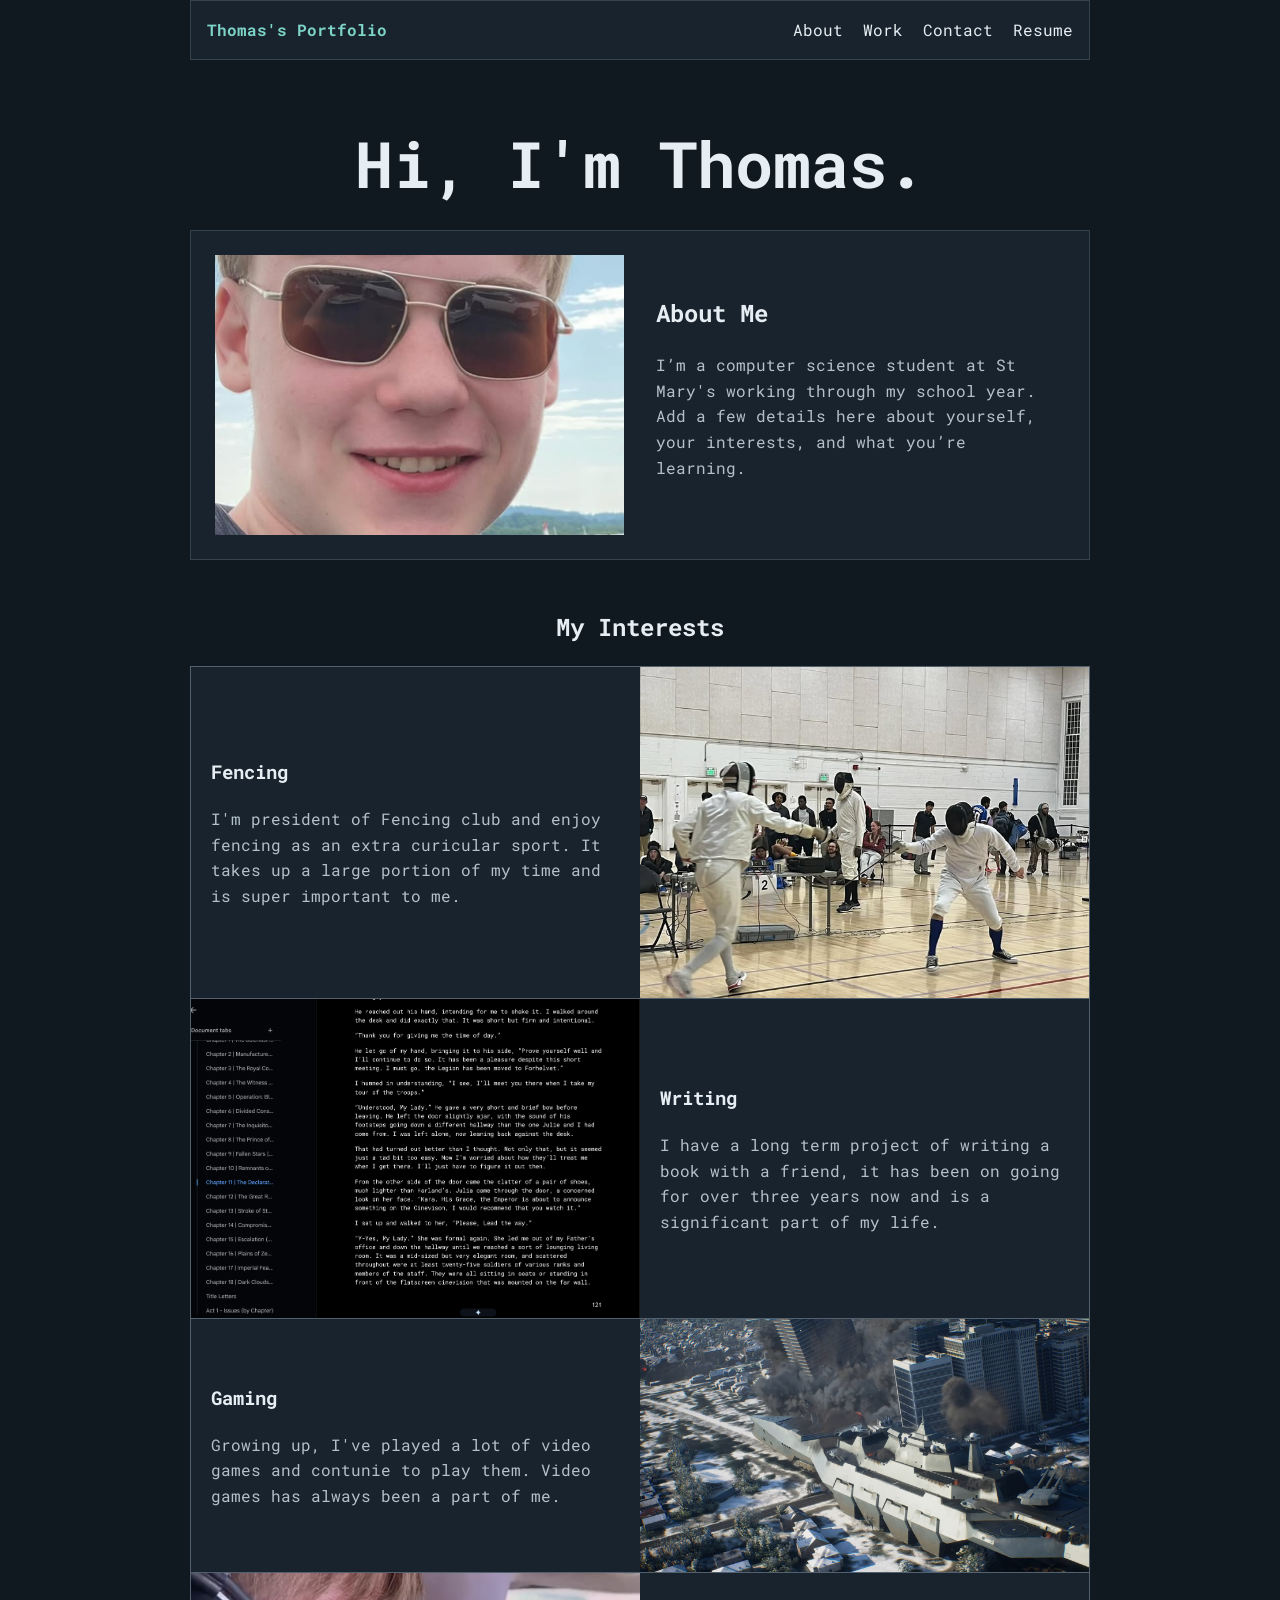
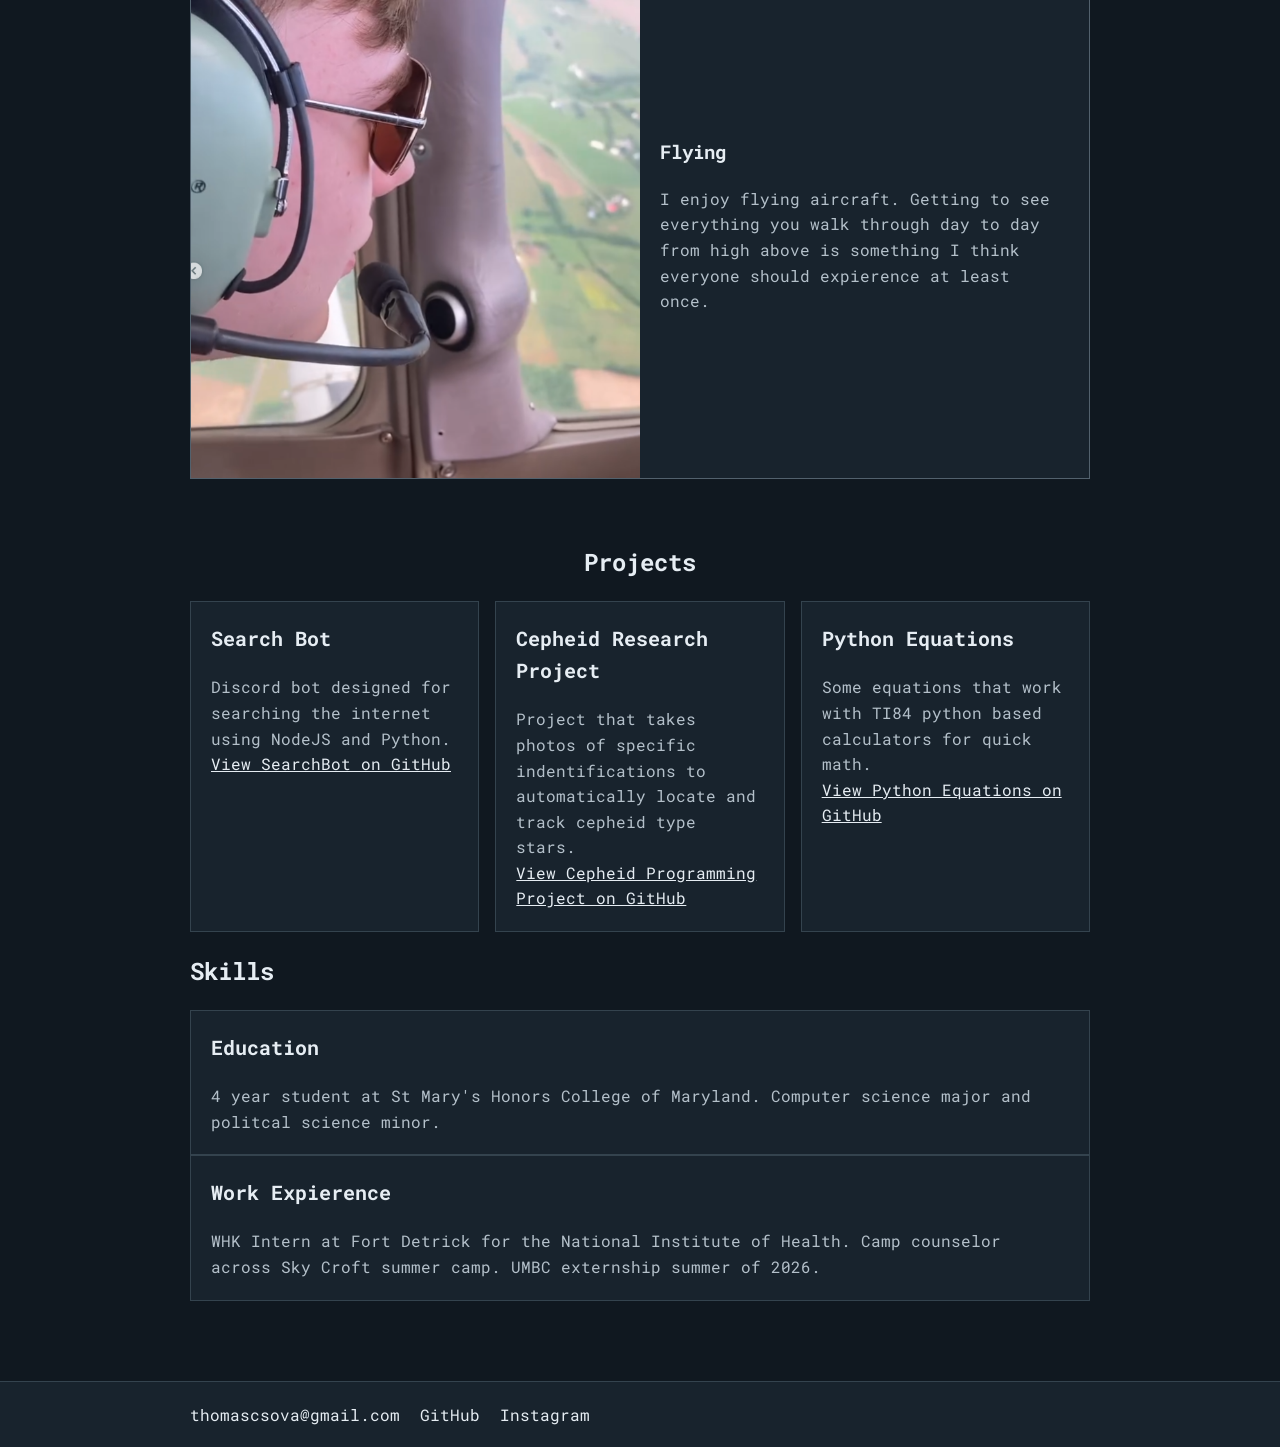
<file: index.html>
<!DOCTYPE html>
<html lang="en">
<head>
	<meta charset="UTF-8">
	<meta name="viewport" content="width=device-width, initial-scale=1.0">
	<title>Thomas's Portfolio</title>
	<link rel="stylesheet" href="style.css">
</head>
<body>
	<header class="container">
		<a class="logo" href="#home">Thomas's Portfolio</a>
		<nav aria-label="Main navigation">
			<a href="#about">About</a>
			<a href="#work">Work</a>
			<a href="#contact">Contact</a>
            <a href="https://docs.google.com/document/d/1P0qVvFPU0sg0Mlcx_0Cbc7tNe-38_dIr/edit?usp=sharing&ouid=112196993068719903691&rtpof=true&sd=true">Resume</a>
		</nav>
	</header>

	<main class="container" id="home">
		<section class="intro" aria-labelledby="page-title">
			<h1 id="page-title">Hi, I'm Thomas.</h1>
		</section>

		<section class="about" id="about" aria-labelledby="about-title">
			<img class="about-image" src="photos/Photo_Main_Personal.png" alt="Photo of Thomas">
			<div class="about-copy">
				<h2 id="about-title">About Me</h2>
				<p>I’m a computer science student at St Mary's working through my school year. Add a few details here about yourself, your interests, and what you’re learning.</p>
			</div>
		</section>

		<section class="interests" aria-labelledby="interests-title">
			<h2 id="interests-title">My Interests</h2>
			<article class="interest-item">
				<img class="interest-image" src="photos/Fencing1.png" alt="Fencing">
				<div class="interest-copy">
					<h3>Fencing</h3>
					<p>I'm president of Fencing club and enjoy fencing as an extra curicular sport. It takes up a large portion of my time and is super important to me.</p>
				</div>
			</article>
			<article class="interest-item">
				<img class="interest-image" src="photos/Writing1.png" alt="Writing">
				<div class="interest-copy">
					<h3>Writing</h3>
					<p>I have a long term project of writing a book with a friend, it has been on going for over three years now and is a significant part of my life.</p>
				</div>
			</article>
			<article class="interest-item">
				<img class="interest-image" src="photos/Gaming1.jpg" alt="Gaming">
				<div class="interest-copy">
					<h3>Gaming</h3>
					<p>Growing up, I've played a lot of video games and contunie to play them. Video games has always been a part of me.</p>
				</div>
			</article>
			<article class="interest-item">
				<img class="interest-image" src="photos/Flying1.png" alt="Flying">
				<div class="interest-copy">
					<h3>Flying</h3>
					<p>I enjoy flying aircraft. Getting to see everything you walk through day to day from high above is something I think everyone should expierence at least once.</p>
				</div>
			</article>
		</section>

		<section class="work" id="work" aria-labelledby="work-title">
			<h2 id="work-title">Projects</h2>
			<div class="Projects">
				<article class="card" id="search-bot">
					<h3>Search Bot</h3>
					<p>Discord bot designed for searching the internet using NodeJS and Python.</p>
					<a href="https://github.com/ThomasSova/SearchBot">View SearchBot on GitHub</a>
				</article>
				<article class="card" id="cepheids">
					<h3>Cepheid Research Project</h3>
					<p>Project that takes photos of specific indentifications to automatically locate and track cepheid type stars.</p>
					<a href="https://github.com/outyprouty/cepheidProgProj">View Cepheid Programming Project on GitHub</a>
				</article>
				<article class="card" id="equations">
					<h3>Python Equations</h3>
					<p>Some equations that work with TI84 python based calculators for quick math.</p>
					<a href="https://github.com/ThomasSova/Python-Equations-For-Calculators">View Python Equations on GitHub</a>
				</article>
			</div>
		</section>

        <section class="skills"  id="skills" aira="labbeledby"="skills-title">
            <h2 id="skills-title">Skills</h2>
            <div class="Expierence">
                <article class="card" id="skills">
                    <h3>Education</h3>
                    <p>4 year student at St Mary's Honors College of Maryland. Computer science major and politcal science minor.</p>
                </article>
                <article class="card" id="skills">
                    <h3>Work Expierence</h3>
                    <p>WHK Intern at Fort Detrick for the National Institute of Health. Camp counselor across Sky Croft summer camp. UMBC externship summer of 2026.</p>
                </article>
            </div>
        </section>
	</main>

	<footer>
		<div class="container footer-content">
			<div class="footer-links" aria-label="Contact and social links">
				<a href="mailto:thomascsova@gmail.com">thomascsova@gmail.com</a>
				<a href="https://github.com/ThomasSova">GitHub</a>
                <a href="https://www.instagram.com/thomassova05/">Instagram</a>
			</div>
		</div>
	</footer>
</body>
</html>
</file>
<file: style.css>
@import url("https://fonts.googleapis.com/css2?family=Roboto+Mono:wght@400;500;600;700&display=swap");

:root {
	font-family: "Roboto Mono", monospace;
	color: #e6edf3;
	background: #101820;
}
* { box-sizing: border-box; }
body { margin: 0; line-height: 1.6; }
a { color: inherit; }
.container { width: min(100% - 2rem, 900px); margin: 0 auto; }
header {
	display: flex;
	align-items: center;
	justify-content: space-between;
	gap: 1rem;
	margin-top: 1rem;
	padding: 1rem;
	border: 1px solid #34434e;
	background: #18232d;
}
.logo { color: #7dd3c7; font-weight: 700; text-decoration: none; }
nav, .footer-links { display: flex; flex-wrap: wrap; gap: 1.25rem; }
nav a, .footer-links a { text-decoration: none; }
nav a:hover, .footer-links a:hover { color: #7dd3c7; text-decoration: underline; }
main { padding: 4rem 0 5rem; }
.intro { margin-bottom: 2rem; text-align: center; }
.eyebrow { color: #7dd3c7; font-weight: 700; text-transform: uppercase; letter-spacing: .08em; }
h1 { margin: .25rem 0 1rem; font-size: clamp(2.5rem, 7vw, 4rem); line-height: 1.1; }
.about {
	display: grid;
	grid-template-columns: minmax(0, 1fr) minmax(0, 1fr);
	align-items: center;
	gap: 2rem;
	width: 100%;
	margin: 0 auto 3rem;
	padding: 1.5rem;
	border: 1px solid #34434e;
	background: #18232d;
}
.about-image {
	display: block;
	width: 100%;
	height: 280px;
	object-fit: cover;
}
.about-copy h2 { margin-top: 0; }
.about-copy p { color: #b4c0ca; }
.button {
	display: inline-block;
	margin-top: .75rem;
	padding: .7rem 1rem;
	color: white;
	background: #287c72;
	font-weight: 650;
	text-decoration: none;
}
.button:hover { background: #36998c; }
.interests { width: 100%; margin: 0 auto 4rem; }
.interests h2, .work > h2 { text-align: center; }
.interest-item {
	display: grid;
	grid-template-columns: repeat(2, minmax(0, 1fr));
	align-items: stretch;
	min-height: 180px;
	border: 1px solid #52616d;
	background: #18232d;
}
.interest-item + .interest-item { border-top: 0; }
.interest-item:nth-of-type(odd) .interest-copy { order: 1; }
.interest-item:nth-of-type(odd) .interest-image { order: 2; }
.interest-item:nth-of-type(even) .interest-image { order: 1; }
.interest-item:nth-of-type(even) .interest-copy { order: 2; }
.interest-image { width: 100%; height: 100%; min-height: 180px; object-fit: cover; }
.interest-copy { align-self: center; padding: 1.25rem; }
.interest-copy h3 { margin-top: 0; }
.interest-copy p { margin-bottom: 0; color: #b4c0ca; }
.work { margin-top: 4rem; }
.Projects { display: grid; grid-template-columns: repeat(auto-fit, minmax(210px, 1fr)); gap: 1rem; }
.card { padding: 1.25rem; border: 1px solid #34434e; background: #18232d; }
.card h3 { margin-top: 0; font-size: 1.25rem; }
.card p { margin-bottom: 0; color: #b4c0ca; }
footer { border-top: 1px solid #34434e; background: #18232d; }
.footer-content { display: flex; flex-wrap: wrap; justify-content: space-between; gap: 1rem; padding: 1.25rem 0; }
.footer-content p { margin: 0; color: #b4c0ca; }
@media (max-width: 520px) {
	header { align-items: flex-start; flex-direction: column; }
	main { padding-top: 2.5rem; }
	.about { grid-template-columns: 1fr; gap: 1rem; }
	.about-image { height: 240px; }
	.interest-item { grid-template-columns: 1fr; gap: 1rem; }
	.interest-item:nth-of-type(odd) .interest-copy,
	.interest-item:nth-of-type(odd) .interest-image,
	.interest-item:nth-of-type(even) .interest-image,
	.interest-item:nth-of-type(even) .interest-copy { order: 0; }
	.interest-image { min-height: 150px; }
}
</file>
